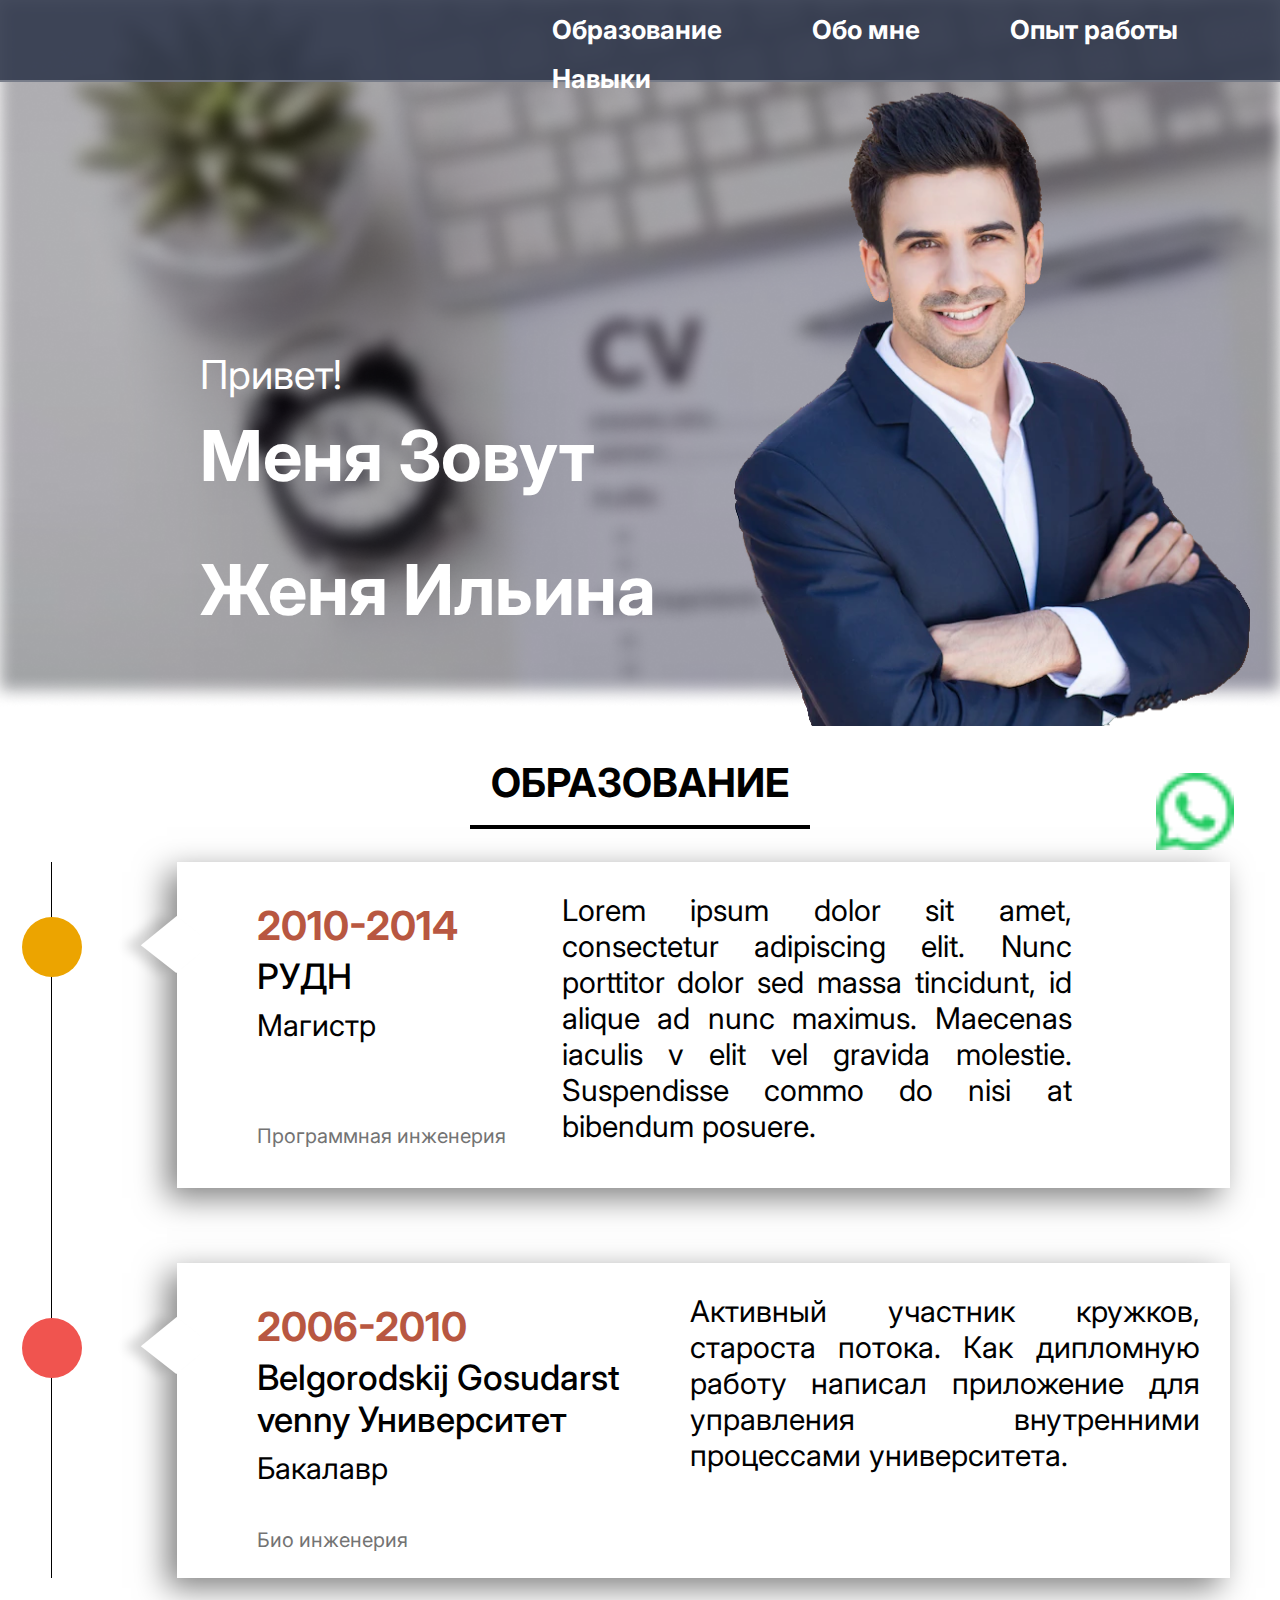
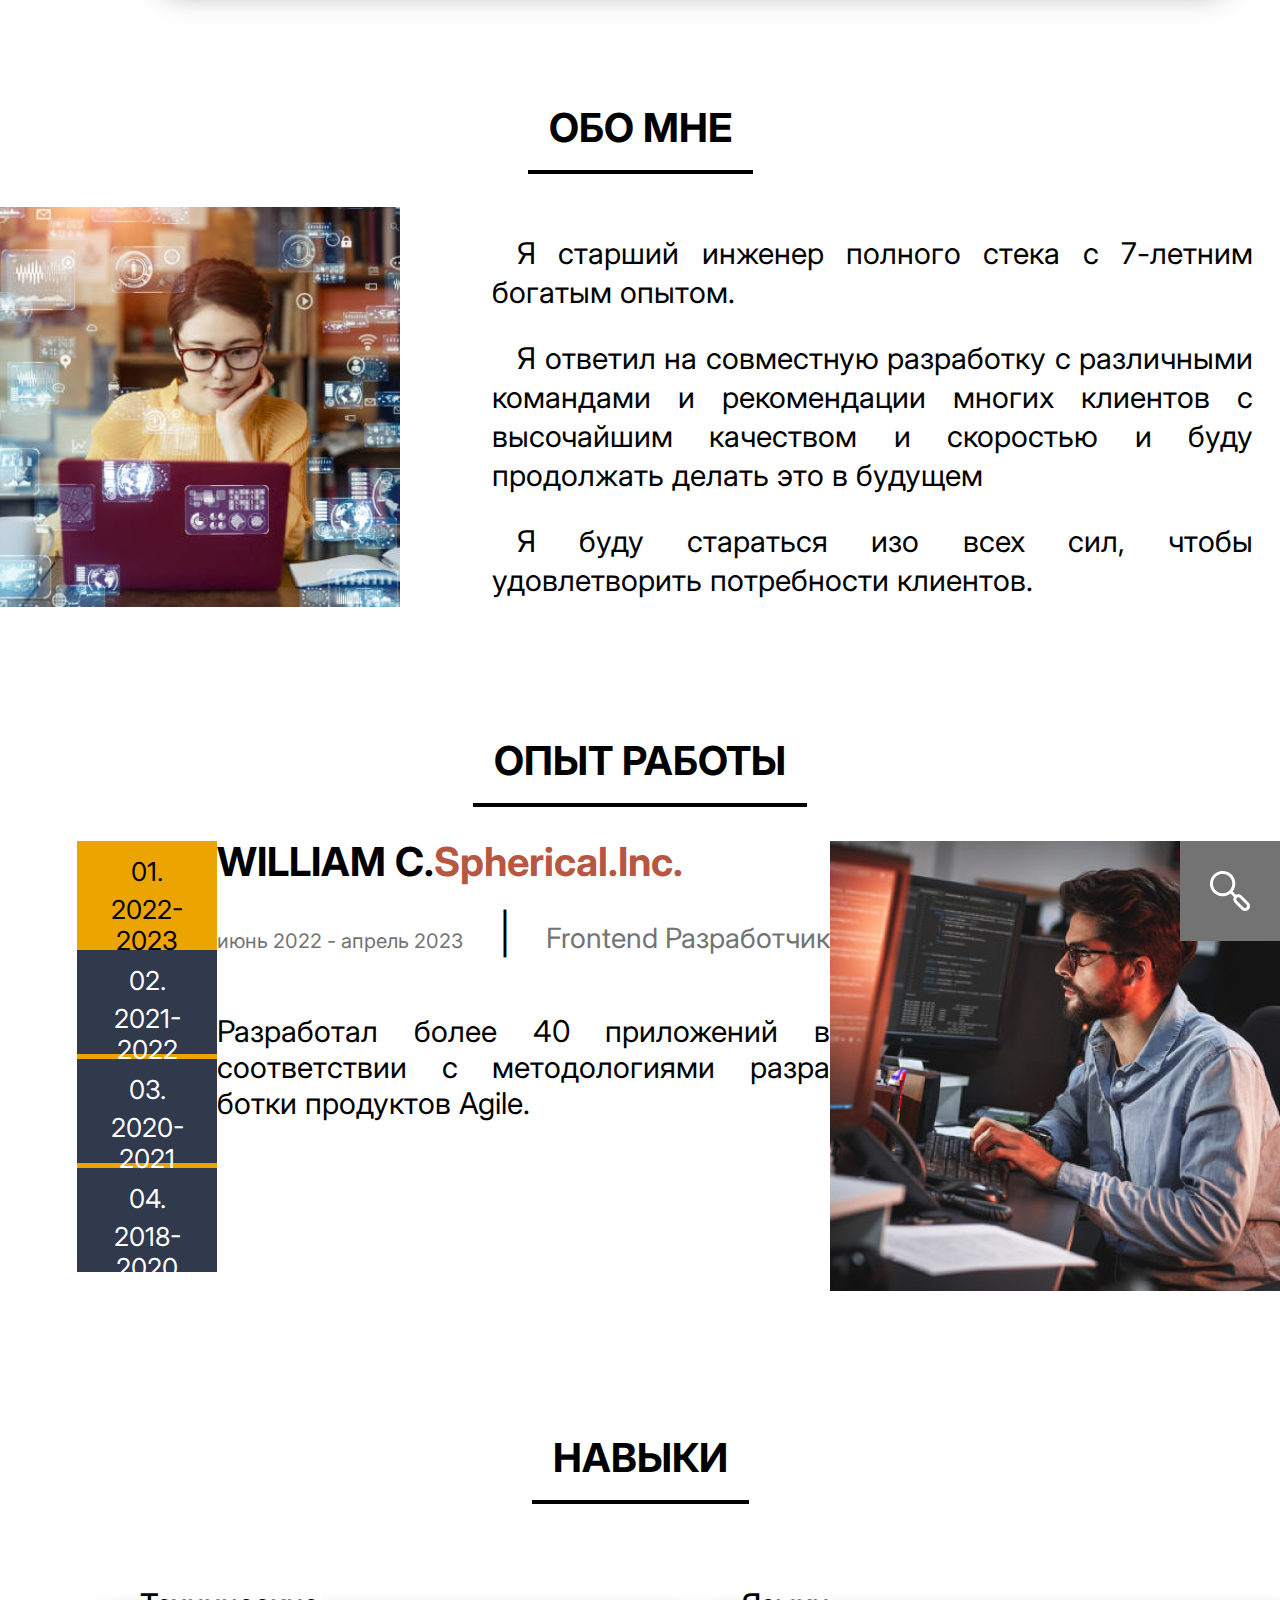
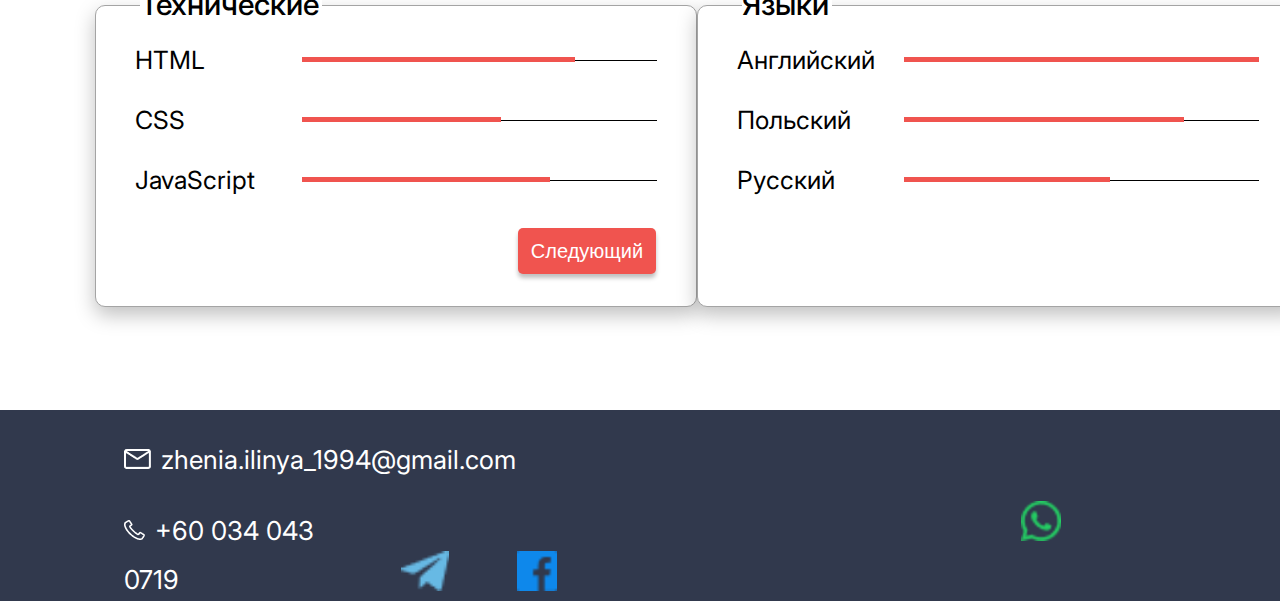
<file: index.html>
<!DOCTYPE html>
<html lang="ru">
  <head>
    <meta charset="UTF-8" />
    <meta http-equiv="X-UA-Compatible" content="IE=edge" />
    <meta name="viewport" content="width=device-width, initial-scale=1.0" />
    <link rel="preconnect" href="https://fonts.googleapis.com" />
    <link rel="preconnect" href="https://fonts.gstatic.com" crossorigin />
    <link
      href="https://fonts.googleapis.com/css2?family=Inter:wght@400;500;600;700&display=swap"
      rel="stylesheet"
    />
    <link href="styles/navigation+education.css" rel="stylesheet" />
    <link href="styles/navigation+education-low-screen.css" rel="stylesheet" />
    <link href="styles/information.css" rel="stylesheet" />
    <link href="styles/information-low-screen.css" rel="stylesheet" />
    <link href="styles/experience.css" rel="stylesheet" />
    <link href="styles/experience-low-screen.css" rel="stylesheet" />
    <link href="styles/skills.css" rel="stylesheet" />
    <link href="styles/skills-low-screen.css" rel="stylesheet" />
    <link href="styles/contacts.css" rel="stylesheet" />
    <link href="styles/contacts-low-screen.css" rel="stylesheet" />
    <title>Projekt-css-html</title>
  </head>
  <body class="body" id="body">
    <nav class="navigation-low-width-screen" id="navigation-low-width-screen">
      <a
        href="#education"
        class="low_menu_button"
        onclick="ActiveButton(`education_button`)"
        id="education_button"
        >Образование</a
      >
      <a
        href="#information"
        class="low_menu_button"
        onclick="ActiveButton(`information_button`)"
        id="information_button"
        >Обо мне</a
      >
      <a
        href="#experience"
        class="low_menu_button"
        onclick="ActiveButton(`experience_button`)"
        id="experience_button"
      >
        Опыт работы</a
      >
      <a
        href="#skills"
        class="low_menu_button"
        onclick="ActiveButton(`skills_button`)"
        id="skills_button"
      >
        Навыки</a
      >
    </nav>
    <div id="all-screen">
      <div>
        <div class="introduction">
          <nav class="navigation">
            <div class="menu_buttons">
              <a
                href="#education"
                class="menu_button small-screen-display-none"
                onclick="ActiveButton(`education_button`)"
                id="education_button"
                >Образование</a
              >
              <a
                href="#information"
                class="menu_button small-screen-display-none"
                onclick="ActiveButton(`information_button`)"
                id="information_button"
                >Обо мне</a
              >
              <a
                href="#experience"
                class="menu_button small-screen-display-none"
                onclick="ActiveButton(`experience_button`)"
                id="experience_button"
              >
                Опыт работы</a
              >
              <a
                href="#skills"
                class="menu_button small-screen-display-none"
                onclick="ActiveButton(`skills_button`)"
                id="skills_button"
              >
                Навыки</a
              >
              <img
                src="images/open-menu.png"
                class="open_menu_button"
                onclick="openMenu()"
              />
            </div>
          </nav>
          <div class="header">
            <div class="header_content">
              <img
                src="images/round-face.png"
                class="my_photo"
                id="small-face"
              />

              <span class="greetings small-screen-display-none">
                <p>Привет!</p></span
              >
              <span class="greetings small-screen-display-none"
                ><h1>Меня Зовут</h1>
                <br
              /></span>
              <h1 id="name">Женя Ильина</h1>
            </div>
          </div>
          <img
            src="images/face.png"
            class="my_photo small-screen-display-none"
            id="full-photo"
          />
        </div>
        <div id="education">
          <h2>Образование</h2>
          <div class="education_content">
            <div class="education_history">
              <div class="education_part">
                <div class="start-information">
                  <div class="triangle small-screen-display-none"></div>
                  <div class="ball yellow-ball small-screen-display-none"></div>
                  <span class="universitet"
                    ><p class="color_words">2010-2014</p>
                    <h3>РУДН</h3></span
                  >
                  <div class="college-information">
                    <h4>Магистр</h4>
                    <h5 class="gray-word">Программная инженерия</h5>
                  </div>
                </div>
                <div class="text-collage-life">
                  <p class="college-life">
                    Lorem ipsum dolor sit amet, consectetur adipiscing elit.
                    Nunc porttitor dolor sed massa tincidunt, id alique ad nunc
                    maximus. Maecenas iaculis v elit vel gravida molestie.
                    Suspendisse commo do nisi at bibendum posuere.
                  </p>
                </div>
              </div>
              <div class="education_part">
                <div class="start-information">
                  <div class="triangle"></div>
                  <div class="ball red-ball"></div>
                  <span class="universitet"
                    ><p class="color_words">2006-2010</p>
                    <h3 class="big-name">
                      Belgorodskij Gosudarstvenny Университет
                    </h3></span
                  >
                  <div class="college-information">
                    <h4>Бакалавр</h4>
                    <h5 class="gray-word profession">Био инженерия</h5>
                  </div>
                </div>
                <div class="text-collage-life">
                  <p class="college-life">
                    Активный участник кружков, староста потока. Как дипломную
                    работу написал приложение для управления внутренними
                    процессами университета.
                  </p>
                </div>
              </div>
            </div>
          </div>
          <button class="more">больше</button>
        </div>
      </div>
      <section id="information">
        <h2>ОБО МНЕ</h2>
        <div class="information-block">
          <img
            src="images/woman-on-computer.png"
            class="information-photo small-screen-display-none"
          />
          <div class="text-information">
            <p class="information_about_me">
              Я старший инженер полного стека с 7-летним богатым опытом.
            </p>
            <p class="information_about_me small-screen-display-none">
              Я ответил на совместную разработку с различными командами и
              рекомендации многих клиентов с высочайшим качеством и скоростью и
              буду продолжать делать это в будущем
            </p>
            <p class="information_about_me">
              Я буду стараться изо всех сил, чтобы удовлетворить потребности
              клиентов.
            </p>
          </div>
        </div>
      </section>
      <section id="experience">
        <h2>опыт работы</h2>
        <div class="full_work_experience">
          <div class="years_work">
            <div class="when-work color-when-work">
              <p class="number small-screen-display-none">01.</p>
              <div class="years">2022-<span class="last_year"> 2023</span></div>
            </div>
            <div class="when-work">
              <p class="number small-screen-display-none">02.</p>
              <div class="years">2021-<span class="last_year"> 2022</span></div>
            </div>
            <div class="when-work">
              <p class="number small-screen-display-none">03.</p>
              <div class="years">2020-<span class="last_year"> 2021</span></div>
            </div>
            <div class="when-work last-container">
              <p class="number small-screen-display-none">04.</p>
              <div class="years">2018-<span class="last_year"> 2020</span></div>
            </div>
          </div>
          <div class="work_information">
            <div class="name-work-full">
              <h2 class="name-work">William C.</h2>
              <p class="color_words">Spherical.Inc.</p>
            </div>

            <div class="when-who-work">
              <p class="gray-word data-work">июнь 2022 - апрель 2023</p>
              <span class="partition small-screen-display-none"> |</span>
              <p class="big-gray-word">Frontend Разработчик</p>
            </div>
            <p class="what-did">
              Разработал более 40 приложений в соответствии с методологиями
              разра ботки продуктов Agile.
            </p>
          </div>
          <div>
            <img
              src="images/i-on-computer.png"
              class="information-photo big-photo small-screen-display-none"
            />
            <div
              class="gray-square small-screen-display-none"
              onclick="willBig()"
            >
              <img
                src="images/loupe.png"
                class="loupe small-screen-display-none"
              />
            </div>
          </div>
        </div>
      </section>
      <div id="skills">
        <h2>Навыки</h2>
        <div class="skills-content">
          <div class="develop-skill skills-kontainer">
            <p class="container-header">Технические</p>
            <div class="skills-and-levels">
              <div class="skills">
                <span class="skill">HTML</span>
                <span class="level" style="--skill-level: 77%"></span>

                <span class="skill">CSS</span>
                <span class="level" style="--skill-level: 56%"></span>

                <span class="skill"> JavaScript</span>
                <span class="level" style="--skill-level: 70%"></span>
              </div>
            </div>
            <button class="next-skill">Следующий</button>
          </div>
          <div class="languages skills-kontainer">
            <p class="container-header">Языки</p>
            <div class="skills-and-levels">
              <div class="skills">
                <span class="skill">Английский</span>
                <span class="level" style="--skill-level: 100%"></span>

                <span class="skill">Польский</span>
                <span class="level" style="--skill-level: 79%"></span>

                <span class="skill">Русский</span>
                <span class="level" style="--skill-level: 58%"></span>
              </div>
            </div>
          </div>
        </div>
      </div>
      <div class="contacts">
        <div class="email">
          <img src="images/mail.png" />
          <a
            href="mailto:zhenia.ilinya_1994@gmail.com?subject=Добрый день. Мы хотим с вами связаться"
            class="contacts-text"
            >zhenia.ilinya_1994@gmail.com</a
          >
        </div>
        <div class="phone-seti">
          <div>
            <img src="images/phone.png" />
            <a href="tel:+600340430719" class="contacts-text phone-nomber"
              >+60 034 043 0719</a
            >
          </div>
          <div class="seti">
            <a
              href="https://wa.me/60 034 043 0719?text=Добрый день. Мы хотим с вами связаться"
              target="_blank"
              ><img src="images/whatsapp.png" class="whatsapp-logo"
            /></a>
            <a href="https://web.telegram.org/a/" target="_blank"
              ><img src="images/telegramm.png" class="telegramm-logo"
            /></a>
            <a href="https://ru-ru.facebook.com" target="_blank">
              <img src="images/facebook.png" class="facebook-logo"
            /></a>
          </div>
        </div>
      </div>
      <a
        href="https://wa.me/60 034 043 0719?text=Добрый день. Мы хотим с вами связаться"
        target="_blank"
        class="fixed-whatsapp-logo"
        ><img src="images/whatsapp.png" id="big-whatsapp-logo" /></a
      ><button
        class="pop-up-button small-screen-display-none"
        id="pop-up-button"
      >
        Позвоните мне
      </button>
    </div>
    <div id="container-big-picture" class="full-picture-off">
      
        <img src="images/i-on-computer.png" class="full-picture" />
        <div
          id="close-gray-square"
          class="small-screen-display-none"
          onclick="willSmall()"
        >
          <div class="full-close-square">
            <div class="stick first-stick"></div>
            <div class="stick second-stick"></div>
          </div>
        </div>
      </div>
    </div>
    <script src="./changes.js"></script>
  </body>
</html>
</file>
<file: styles/navigation+education.css>
.navigation {
  height: 80px;
  width: 100vw;
  background: rgba(49, 57, 77, 0.9);
  border-bottom: 2px solid rgba(255, 255, 255, 0.3);
}
.introduction {
  background-image: url("images/background-image.png");
  background-size: 100%;
  min-height: 280px;
  background-repeat: no-repeat;
}
html {
  scroll-behavior: smooth;
}
body {
  margin: 0px;
  font-size: 40px;
  font-family: "inter";
  scroll-behavior: smooth;
  --skill-level: 65%;
  max-width: 100vw;
  --color-a: #f0544f;
  --impotant-blue-color: #31394d;
}
.menu_buttons {
  height: 100%;
}
.open_menu_button {
  display: none;
}
.menu_button {
  background-color: transparent;
  color: #ffffff;
  border: 0;
  font-weight: 700;
  font-size: 26px;
  line-height: 31.47px;
  height: 65px;
  margin-right: 60px;
  transition: color 300ms linear, border-bottom 300ms linear;
  padding: 10px;
}

.display-none {
  display: none;
}
.low-width-menu {
  display: none;
}
.menu_buttons {
  margin-left: 542px;
}
.menu_button a:visited {
  color: #ffffff;
  text-decoration: none;
}
.menu_button a:checked {
  color: #ffffff;
  text-decoration: none;
}
.menu_button:hover {
  color: var(--color-a);
  text-decoration: none;
  border-bottom: 3px solid var(--color-a);
}
.unactive-body {
  height: 100vh;
  overflow: hidden;
  background: rgba(0, 0, 0, 0.2);
  position: fixed;
}
a {
  color: #ffffff;
  text-decoration: none;
}
.big_picture {
  width: 100%;
}
.header {
  position: absolute;
  left: 200px;
  top: 310px;
  color: #ffffff;
}
.header p {
  margin-bottom: 15px;
}
.header h1 {
  font-weight: 700;
  font-size: 70px;
  line-height: 84.72px;
  margin: 0px;
}
#small-face {
  display: none;
}
#full-photo {
  margin-left: 734px;
  bottom: 15px;
  display: inline;
  position: relative;
  top: 10px;
}
a {
  color: #ffffff;
  text-decoration: none;
}
.navigation-low-width-screen {
  display: none;
}
.introduction {
  position: relative;
}
h2 {
  font-weight: 700;
  font-size: 40px;
  line-height: 48px;
  text-transform: uppercase;
  text-align: center;
  border-bottom: 4px solid #000000;
  display: inline-block;
  padding: 0 21px 18px 21px;
}

#education {
  display: flex;
  flex-direction: column;
  align-items: center;
}
.education_part {
  box-shadow: -10px 10px 30px rgba(0, 0, 0, 0.5);
  max-width: 1075px;
  padding: 0px 30px 0px 80px;
  min-height: 315px;
  display: flex;
}
.education_content {
  border-left: 1px solid #000000;
  padding-left: 125px;
}
.text-collage-life {
  max-width: 510px;
  margin-left: 56px;
}
.color_words {
  font-size: 40px;
  line-height: 48px;
  color: #b85741;
  font-weight: 700;
  margin-bottom: 5px;
}
h3 {
  font-size: 35px;
  line-height: 42px;
  margin-top: 0px;
  font-weight: 500;
  margin-bottom: 0px;
}
h4 {
  font-weight: 400;
  font-size: 30px;
  line-height: 36px;
  margin-top: 10px;
  margin-bottom: 0px;
}
.gray-word {
  font-weight: 400;
  font-size: 30px;
  line-height: 36px;
  color: #737373;
  margin-top: 75px;
}
.college-life {
  font-weight: 400;
  font-size: 30px;
  line-height: 36px;
  text-align: justify;
}
.start-information {
  max-width: 377px;
  position: relative;
}
.education_part:first-child {
  margin-bottom: 75px;
}
.profession {
  margin-top: 36px;
  margin-bottom: 0;
}
.more {
  display: none;
}
.triangle {
  position: absolute;
  display: block;
  width: 45px;
  height: 45px;
  background-color: #ffffff;
  transform: rotate(38deg) skewX(-13deg);
  left: -103px;
  top: 60px;
  box-shadow: -10px 10px 10px rgba(0, 0, 0, 0.15);
}
.ball {
  width: 60px;
  height: 60px;
  background-color: blue;
  position: absolute;
  display: block;
  border-radius: 50%;
  left: -235px;
  top: 55px;
}
.yellow-ball {
  background: #eca400;
}
.red-ball {
  background: #f0544f;
}
.big-name {
  word-break: break-all;
}
</file>
<file: styles/navigation+education-low-screen.css>
@media only screen and (max-width: 600px) {
  .introduction {
    background-image: url("images/background-image.png");
    background-size: 100%;
    min-height: 280px;
    background-repeat: no-repeat;
  }
  .navigation {
    background: rgba(49, 57, 77, 0.99);
    border-bottom: 2px solid rgba(255, 255, 255, 0.3);
    box-sizing: border-box;
    max-height: 50px;
  }
  .small-screen-display-none {
    display: none;
  }
  #full-photo {
    display: none;
  }
  .menu_buttons {
    margin-left: 315px;
  }
  .open_menu_button {
    width: 40px;
    height: 26px;
    display: inline;
  }
  .my_photo {
    position: static;
  }

  #small-face {
    display: inline;
  }
  .header {
    box-shadow: 0px 4px 10px 5px rgba(0, 0, 0, 0.3);
    position: absolute;
    left: 108px;
    height: 200px;
    min-width: 174px;
    top: 80px;
    background-color: #ffffff;
    display: flex;
    flex-direction: column;
    color: #000000;
    align-items: center;
  }
  .header_content {
    padding-top: 19px;
    max-width: 100px;
    align-items: center;
  }

  #name {
    font-weight: 700;
    font-size: 20px;
    line-height: 28.4px;
    text-align: center;
    color: #000000;
  }

  h2 {
    font-weight: 700;
    font-size: 20px;
    line-height: 24px;
    text-transform: uppercase;
    display: inline-block;
    padding: 0 10px 5px 10px;
    border-bottom: 2px solid #000000;
    text-align: left;
  }
  #education {
    margin-left: 20px;
    display: inline-block;
  }
  .education_history {
    margin-right: 25px;
  }
  .education_part {
    background-color: #ffffff;
    box-shadow: -3px 4px 10px 2px rgba(0, 0, 0, 0.25);
    min-height: 170px;
    margin-bottom: 40px;
    margin-left: 5px;
    padding: 0;
    display: inline-block;
  }
  .text-collage-life {
    margin-left: 0;
  }
  .color_words {
    color: #b85741;
    font-weight: 700;
    font-size: 20px;
    line-height: 24px;
    padding-right: 7px;
    padding-left: 15px;
    margin-bottom: 0px;
    margin-top: 12px;
  }
  h3 {
    font-weight: 500;
    font-size: 16px;
    line-height: 19px;
    margin-bottom: 0px;
    max-width: 194px;
  }
  .universitet {
    display: flex;
    align-items: baseline;
  }
  h4 {
    font-size: 14px;
    line-height: 17px;
    font-weight: 400;
    text-align: center;
    margin-top: 6px;
    margin-bottom: 0px;
  }
  .gray-word {
    font-family: "Inter";
    font-style: normal;
    font-weight: 400;
    font-size: 14px;
    line-height: 17px;
    color: #737373;
    text-align: center;
    margin-top: 4px;
    margin-bottom: 0px;
  }
  .college-life {
    font-weight: 400;
    font-size: 15px;
    line-height: 18px;
    text-align: justify;
    margin: 10px 20px;

    font-family: "Inter";
    font-style: normal;
  }
  .more {
    background-color: #f0544f;
    box-shadow: 0px 4px 4px 2px rgba(0, 0, 0, 0.25);
    border-radius: 10px;
    height: 37px;
    min-width: 127px;
    color: #ffffff;
    border: 0;
    margin-bottom: 30px;
    display: inline-block;
  }
  .education_content {
    display: flex;
    flex-direction: column;
    align-items: center;
    border-left: 0;
    padding-left: 0;
  }
}
</file>
<file: styles/information.css>
.information-photo {
  display: inline-block;
  width: 400px;
  height: 400px;
}
.information-block {
  display: flex;
}
.text-information {
  max-width: 900px;
  max-height: 332px;
  margin-left: 65px;
}
#information {
  margin-top: 93px;
  text-align: center;
}
.information_about_me::first-letter {
  margin-left: 25px;
}
.information_about_me {
  font-size: 30px;
  line-height: 39px;
  text-align: justify;
  margin: 27px;
}
.opacity-el {
  opacity: 0.3;
}
</file>
<file: styles/information-low-screen.css>
@media only screen and (max-width: 600px) {
  #information {
    margin-left: 20px;
    margin-top: 0;
    text-align: left;
  }
  .information_about_me::first-letter {
    margin-left: 17px;
  }
  .information_about_me {
    font-family: "Inter";
    font-style: normal;
    font-weight: 400;
    font-size: 20px;
    line-height: 24px;
    text-align: justify;
    margin-right: 25px;
    margin-left: 5px;
    margin-bottom: 0px;
    margin-top: 0px;
  }
  .information-block {
    display: block;
  }
  #full-photo {
    display: none;
  }
  .information-photo {
    display: none;
  }
  .text-information {
    margin-left: 0;
  }
}
</file>
<file: styles/experience.css>
#experience {
  margin-top: 97px;
  text-align: center;
}
.when-work {
  font-weight: 400;
  font-size: 26px;
  line-height: 31px;
  border-bottom: 5px solid #eca400;
  background-color: var(--impotant-blue-color);
  color: #ffffff;
  max-height: 100px;
  max-width: 200px;
  padding: 2px 6px;
  display: flex;
  flex-direction: column;
  flex-grow: 1;
  align-items: center;
}
.color-when-work {
  background-color: #eca400;
  color: #000000;
}
.number {
  margin-top: 13px;
  margin-bottom: 7px;
}
.years {
  margin-bottom: 13px;
}
.last-container {
  border-bottom: 0;
}
.work_information {
  display: flex;
  flex-direction: column;
  max-width: 613px;
}
.name-work-full {
  display: flex;
  align-items: baseline;
  margin-top: -43px;
}

.when-who-work {
  display: flex;
  align-items: baseline;
  margin-top: -43px;
  justify-content: space-between;
}

.big-photo {
  width: 450px;
  height: 450px;
}
.full_work_experience {
  display: flex;
  margin-left: 77px;
  justify-content: space-between;
}
.name-work {
  border-bottom: 0;
  margin: 0;
  padding: 0;
}
.what-did {
  font-size: 30px;
  text-align: justify;
}
.gray-word {
  font-size: 20px;
}
.big-gray-word {
  font-size: 28px;
  color: #737373;
}
.gray-square {
  width: 100px;
  height: 100px;
  background-color: #737373;
  position: relative;
  top: -459.5px;
  right: -350px;
  cursor: pointer;
}
#close-gray-square {
  width: 100px;
  height: 100px;
  background-color: #737373;
  position: absolute;
  right: 0px;
  top: 0px;
  cursor: pointer;
}
.loupe {
  margin: 30px;
}
#container-big-picture {
  width: 100vw;
  height: 100vh;
  position: fixed;
  object-fit: cover;
  top: 0;
  text-align: center;
}
.full-picture {
  width: 50%;
  height: 100%;
  object-fit: contain;
}
.full-picture-on {
  display: block;
}
.full-picture-off {
  display: none;
}
.stick {
  height: 70%;
  max-width: 2px;
  background-color: #000000;
}
.first-stick {
  transform: rotate(45deg);
}
.second-stick {
  transform: rotate(-45deg);
  position: relative;
  top: -69px;
}
.full-close-square {
  height: 100%;
  position: relative;
  left: 50px;
  bottom: -13px;
}
</file>
<file: styles/experience-low-screen.css>
@media only screen and (max-width: 600px) {
  #experience {
    margin-left: 20px;
    margin-top: 59px;
    text-align: left;
  }
  .when-work {
    font-weight: 400;
    font-size: 15px;
    line-height: 18px;
    border-right: 2px solid #eca400;
    background-color: var(--impotant-blue-color);
    color: #ffffff;
    height: 40px;
    max-width: 68px;
    padding: 2px 6px;
    display: flex;
    flex-direction: column;
    flex-grow: 1;
    border-bottom: 0;
  }

  .color-when-work {
    background-color: #eca400;
    color: #000000;
  }
  .when-who-work {
    display: block;
    margin-top: 0;
  }
  .years_work {
    display: flex;
    align-items: baseline;
  }
  .years_work .when-work:last-child {
    border-right: 0;
  }
  .years {
    display: flex;
    flex-direction: column;
    width: 100%;
  }
  .text-information {
    margin-left: 0;
  }

  .last_year {
    align-self: flex-end;
  }
  .full_work_experience {
    margin-right: 38px;
    margin-left: 18px;
    display: block;
  }
  .work_information {
    box-shadow: 0px 4px 10px 2px rgba(0, 0, 0, 0.25);
    min-height: 290px;
    padding: 20px 15px;
  }
  .name-work {
    font-style: normal;
    font-weight: 700;
    font-size: 22px;
    line-height: 27px;
    text-align: justify;
    text-decoration: none;
    border-bottom: 0;
    padding: 0;
  }
  .name-work-full {
    display: flex;
    align-items: baseline;
    margin-top: 0;
  }
  .big-gray-word {
    font-weight: 400;
    font-size: 18px;
    line-height: 17px;
    color: #737373;
  }
  .data-work {
    text-align: left;
  }
  .what-did {
    font-size: 16px;
    line-height: 27px;
    text-align: justify;
  }
  .what-did::first-letter {
    margin-left: 28px;
  }
}
</file>
<file: styles/skills.css>
#skills {
  text-align: center;
}
.skills {
  display: flex;
  flex-wrap: wrap;
  font-size: 12px;
  row-gap: 15px;
  margin-top: 0;
  column-gap: 20px;
}
.develop-skill {
  margin: 68px 0px 53px 0px;
}
.languages {
  margin: 68px 0px 53px 0px;
}
.container-header {
  font-weight: 500;
  font-size: 30px;
  line-height: 36px;
  position: relative;
  top: -50px;
  margin-left: 44px;
  background-color: #ffffff;
  display: inline-block;
  margin-bottom: 0px;
  padding-right: 3px;
  text-align: left;
}
.skills-content {
  display: flex;
  margin: 0px 95px;

  justify-content: space-between;
}
.skills-kontainer {
  background: #ffffff;
  border: 1px solid #a4a4a4;
  box-shadow: 0px 8px 20px rgba(0, 0, 0, 0.25);
  border-radius: 10px;
  min-height: 300px;
  min-width: 600px;
  text-align: left;
}
.skills {
  display: flex;
  flex-wrap: wrap;
  font-size: 12px;
  row-gap: 30px;
  margin-top: 0;
  column-gap: 20px;
}
.skill {
  flex-basis: 20%;
  flex-grow: 1;
  font-weight: 400;
  font-size: 25px;
  line-height: 30px;
}
.skills-and-levels {
  margin: -30px 39px 0px 39px;
}
.level {
  flex-basis: 60%;
  flex-shrink: 1;
  flex-grow: 1;
  border-bottom: solid 1px #000000;
  height: 9px;
  margin: 6px 0;
  position: relative;
}
.level::after {
  position: absolute;
  content: "";
  border-bottom: 5px solid #f0544f;
  display: block;
  top: 6.5px;
  width: var(--skill-level);
}
.next-skill {
  background: #f0544f;
  box-shadow: 0px 4px 4px rgba(0, 0, 0, 0.25);
  border-radius: 5px;
  min-width: 138px;
  min-height: 46px;
  color: #ffffff;
  border: 0;
  font-size: 20px;
  line-height: 24px;
  margin: 33px 40px 30px 422px;
}
</file>
<file: styles/skills-low-screen.css>
@media only screen and (max-width: 600px) {
  #skills {
    margin-top: 30px;
    margin-left: 20px;
    text-align: left;
  }
  .develop-skill {
    margin-top: 40px;
    background: #ffffff;
    border: 1px solid #a4a4a4;
    box-shadow: 0px 8px 20px rgba(0, 0, 0, 0.25);
    border-radius: 10px;
    margin-right: 40px;
    margin-left: 20px;
    min-height: 150px;
    margin-bottom: 40px;
    text-align: left;
  }
  .container-header {
    font-weight: 500;
    font-size: 15px;
    line-height: 18px;
    position: relative;
    top: -34px;
    margin-left: 20px;
    background-color: #ffffff;
    display: inline-block;
    margin-bottom: 0px;
    padding-right: 3px;
  }
  .skills-content {
    display: block;
    margin: 0px;
  }
  .skills-and-levels {
    margin-top: -22px;
    margin-left: 20px;
    margin-right: 20px;
  }
  .next-skill {
    background: #f0544f;
    box-shadow: 0px 4px 4px rgba(0, 0, 0, 0.25);
    border-radius: 5px;
    min-width: 68px;
    min-height: 20px;
    color: #ffffff;
    border: 0;
    font-size: 10px;
    line-height: 12px;
    margin: 0px 0px 0px 222px;
    position: relative;

    top: -12px;
  }
  .skills {
    display: flex;
    flex-wrap: wrap;
    font-size: 12px;
    row-gap: 15px;
    margin-top: 0;
    column-gap: 20px;
  }
  .skill {
    flex-basis: 20%;
    flex-grow: 1;
    font-weight: 400;
    font-size: 12px;
    line-height: 15px;
  }

  .level {
    flex-basis: 60%;
    flex-shrink: 1;
    flex-grow: 1;
    border-bottom: solid 1px #000000;
    height: 1px;
    margin: 6px 0;
    position: relative;
  }
  .level::after {
    position: absolute;
    content: "";
    border-bottom: 5px solid #f0544f;
    display: block;
    top: -1px;
    width: var(--skill-level);
  }
  .skills-and-levels span {
    padding-left: 0;
  }
  .skills-and-levels .skill {
    width: 60px;

    display: inline-block;
  }
  .languages {
    background: #ffffff;
    border: 1px solid #a4a4a4;
    box-shadow: 0px 8px 20px rgba(0, 0, 0, 0.25);
    border-radius: 10px;
    margin-right: 40px;
    margin-left: 20px;
    min-height: 150px;
    text-align: left;
    max-width: 310px;
  }
  .skills-kontainer {
    min-width: 310px;
    display: block;
  }
}
</file>
<file: styles/contacts.css>
.fixed-whatsapp-logo {
  position: fixed;
  width: 77.5px;
  right: 46.25px;
  bottom: 40px;
}
.contacts {
  padding-left: 124px;
  padding-right: 118px;
  background-color: var(--impotant-blue-color);
  max-width: 100%;
  min-height: 164px;
  margin-top: 50px;
  padding-top: 20px;
}
.whatsapp-logo {
  width: 40px;
  height: 40px;
  margin-left: 678px;
}
.telegramm-logo {
  width: 48px;
  height: 40px;
  margin-left: 58px;
}
.facebook-logo {
  width: 40px;
  height: 40px;
  margin-left: 58px;
}
.contacts-text {
  font-size: 26px;
  line-height: 31px;
}
.email {
  margin-bottom: 22px;
}
.phone-seti {
  display: flex;
}
.pop-up-button {
  position: fixed;
  min-width: 245px;
  min-height: 50px;
  bottom: 67px;
  right: 104px;
  background-color: var(--impotant-blue-color);
  display: none;
  color: #ffffff;
  font-size: 25px;
  line-height: 30px;
  text-align: center;
  border-radius: 10px;
}
.active-button {
  display: block;
}

.unactive-button {
  display: none;
}
#big-whatsapp-logo {
  width: 100%;
}
</file>
<file: styles/contacts-low-screen.css>
@media only screen and (max-width: 600px) {
  .whatsapp-logo {
    width: 20px;
    height: 20px;
    margin-left: 32px;
  }
  .telegramm-logo {
    width: 24px;
    height: 20px;
    margin-left: 19px;
  }

  .facebook-logo {
    width: 20px;
    height: 20px;
    margin-left: 19px;
  }

  .email {
    margin-bottom: 0;
  }
  .seti {
    display: flex;
  }
  .phone-seti {
    justify-content: space-between;
  }

  .navigation-low-width-screen {
    height: 100vh;
    max-width: 0px;
    margin-left: 155px;
    background-color: var(--impotant-blue-color);
    z-index: 10;
    position: relative;
    display: none;
  }
  .low_menu_button {
    font-weight: 700;
    font-size: 26px;
    line-height: 31px;
    text-transform: uppercase;
    border-bottom: 1px solid #ffffff;
    display: block;
    padding-top: 25px;
    padding-bottom: 25px;
    padding-right: 12px;
    text-align: right;
    transition: color 300ms linear, border-bottom 300ms linear;
  }
  #navigation-low-width-screen {
    transition: width 200ms linear;
  }
  .low-width-menu-active {
    min-width: 236px;
    margin-left: 155px;
    background-color: var(--impotant-blue-color);
    z-index: 10;
    position: fixed;
    right: 0;
    display: block;
    height: 100vh;
    display: block;
  }
  .fixed-whatsapp-logo {
    position: fixed;
    right: 20px;
    bottom: 106px;
    width: 50px;
  }

  .contacts {
    background-color: var(--impotant-blue-color);
    max-width: 100vw;
    min-height: 90px;
    margin-top: 27px;

    padding: 0px 26px 15px 26px;
  }
  .contacts-text {
    font-size: 15px;
    line-height: 18.15px;
  }
}
</file>
